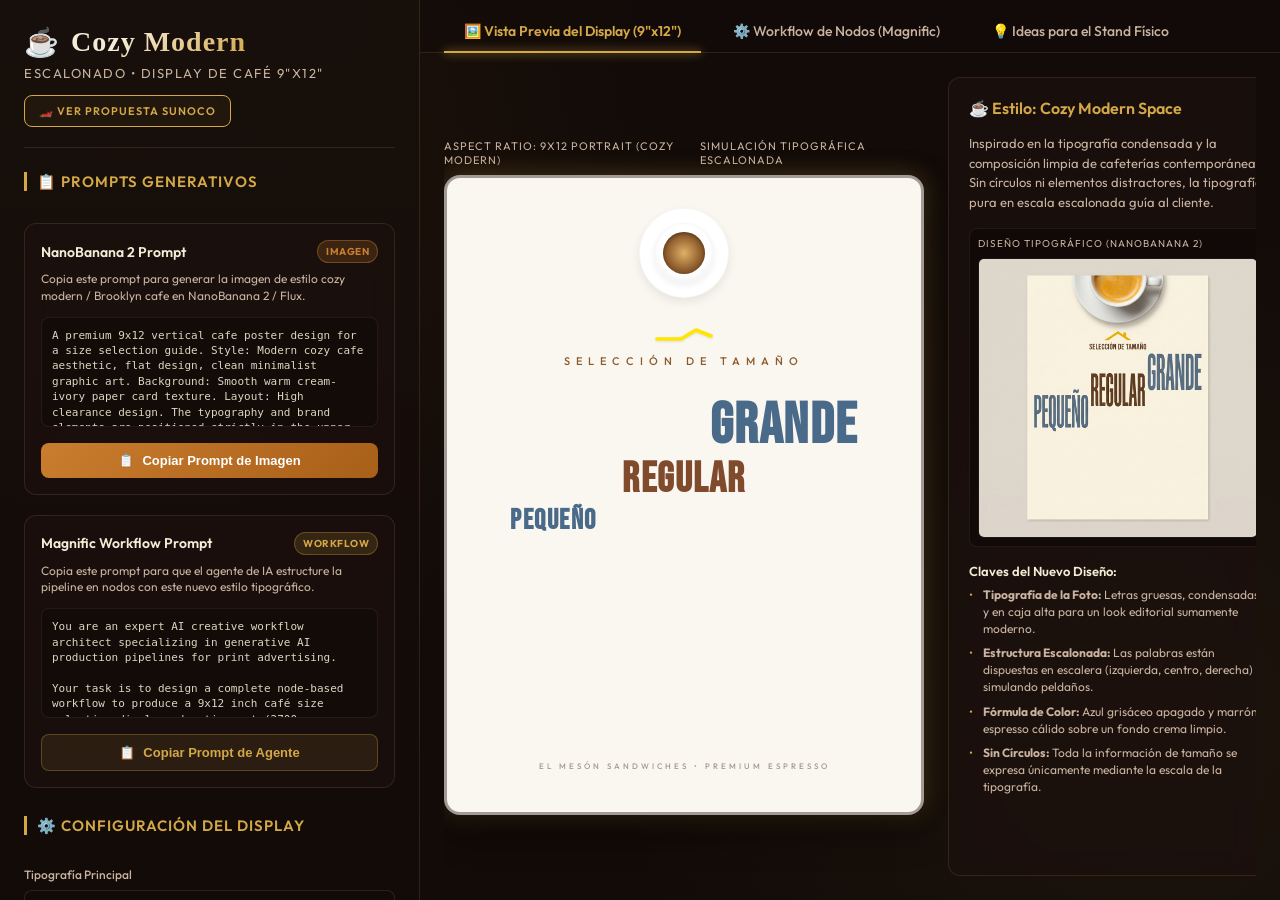
<file: coffee_selector_app/index.html>
<!DOCTYPE html>
<html lang="es">
<head>
    <meta charset="UTF-8">
    <meta name="viewport" content="width=device-width, initial-scale=1.0">
    <title>Espresso Type - Cozy Modern Size Selector & Workflow Dashboard</title>
    <meta name="description" content="Dashboard interactivo para diseñar el display de selección de tamaños de café (Concepto Cozy Modern - Sin Círculos y Escalonado) y generar el workflow para el Agente de Magnific AI.">
    
    <!-- Google Fonts -->
    <link rel="preconnect" href="https://fonts.googleapis.com">
    <link rel="preconnect" href="https://fonts.gstatic.com" crossorigin>
    <link href="https://fonts.googleapis.com/css2?family=Anton&family=Bebas+Neue&family=Inter:wght@300;400;500;600;700&family=Outfit:wght@300;400;500;700&display=swap" rel="stylesheet">
    
    <!-- CSS link -->
    <link rel="stylesheet" href="styles.css">
</head>
<body>
    <div class="app-container">
        <!-- Sidebar: Control Panel & Prompts -->
        <aside class="sidebar">
            <header class="brand-header">
                <div class="logo">
                    <span class="logo-icon">☕</span>
                    <h1>Cozy Modern</h1>
                </div>
                <p class="subtitle" style="margin-bottom: 14px;">Escalonado • Display de Café 9"x12"</p>
                <a href="../index.html" class="btn btn-secondary" style="text-decoration: none; border-color: var(--gold); color: var(--gold); background: rgba(212, 168, 71, 0.05); font-size: 11px; padding: 8px 14px; letter-spacing: 1px; display: inline-flex; width: auto; font-weight: 600;">
                    🏎️ VER PROPUESTA SUNOCO
                </a>
            </header>

            <!-- Prompts Section -->
            <section class="prompt-box-section">
                <div class="section-title">
                    <h2>📋 Prompts Generativos</h2>
                </div>

                <!-- Prompt 1: NanoBanana 2 -->
                <div class="prompt-card">
                    <div class="prompt-card-header">
                        <h3>NanoBanana 2 Prompt</h3>
                        <span class="badge badge-image">Imagen</span>
                    </div>
                    <p class="prompt-desc">Copia este prompt para generar la imagen de estilo cozy modern / Brooklyn cafe en NanoBanana 2 / Flux.</p>
                    <div class="textarea-wrapper">
                        <textarea id="nanobanana-prompt" readonly>A premium 9x12 vertical cafe poster design for a size selection guide. Style: Modern cozy cafe aesthetic, flat design, clean minimalist graphic art. Background: Smooth warm cream-ivory paper card texture. Layout: High clearance design. The typography and brand elements are positioned strictly in the upper 55% of the vertical canvas. The bottom 45% of the poster is kept completely empty as clean warm cream negative space, ensuring that physical coffee cups placed on the base of the L-stand do not cover the text. Typography: Bold, chunky, ultra-condensed uppercase sans-serif font (Bebas Neue style). The sizes 'GRANDE', 'REGULAR', and 'PEQUEÑO' are stacked vertically. They are arranged in a staggered, staircase-like stepped alignment: 'GRANDE' is at the top (right-aligned, largest scale), 'REGULAR' is in the middle (center-aligned, medium scale), and 'PEQUEÑO' is at the bottom (left-aligned, smallest scale), forming an ascending staircase alignment from left to right matching the height progression of physical cups. Color Palette: Muted slate blue for 'PEQUEÑO' and 'GRANDE', and a warm espresso dark brown for 'REGULAR'. At the top center, the minimalist yellow logo icon of a stylized roof profile is cleanly printed. Below the logo, the subtitle 'SELECCIÓN DE TAMAÑO' is printed in a small, widely spaced clean sans-serif font. At the bottom, tiny, clean secondary text reads 'El Mesón Sandwiches • Premium Espresso'. Overall: Clean, editorial, trendy graphic design poster, high contrast, perfect alignment, no cups, no circles, no photoreal liquid swirls.</textarea>
                    </div>
                    <button class="btn btn-primary btn-copy" onclick="copyText('nanobanana-prompt', this)" id="btn-copy-nano">
                        <span class="btn-icon">📋</span> Copiar Prompt de Imagen
                    </button>
                </div>

                <!-- Prompt 2: Magnific AI Agent Workflow -->
                <div class="prompt-card">
                    <div class="prompt-card-header">
                        <h3>Magnific Workflow Prompt</h3>
                        <span class="badge badge-workflow">Workflow</span>
                    </div>
                    <p class="prompt-desc">Copia este prompt para que el agente de IA estructure la pipeline en nodos con este nuevo estilo tipográfico.</p>
                    <div class="textarea-wrapper">
                        <textarea id="agent-prompt" readonly>You are an expert AI creative workflow architect specializing in generative AI production pipelines for print advertising.

Your task is to design a complete node-based workflow to produce a 9x12 inch café size selection display advertisement (2700px x 3600px) at 300 DPI print quality based on a cozy modern typography layout designed for high clearance.

The final design features a warm cream paper card background. To prevent physical cups on the stand from obscuring the text, all typography must sit in the upper 55% of the poster, leaving the bottom 45% as empty cream negative space. At the top center is a bright yellow logo icon (stylized roof outline), with the clean subtitle 'SELECCIÓN DE TAMAÑO' directly below. Below that, the size names 'GRANDE' (top, right-aligned, muted slate blue, largest scale), 'REGULAR' (middle, center-aligned, espresso brown, medium scale), and 'PEQUEÑO' (bottom, left-aligned, muted slate blue, smallest scale) are stacked vertically in a bold, condensed uppercase sans-serif font (Bebas Neue style), creating a staggered staircase layout rising from left to right. A tiny footnote at the bottom reads 'El Mesón Sandwiches • Premium Espresso'. No cups, no circles.

Please output:
1. A detailed Node Graph description showing:
   - Numbered Nodes (1-15)
   - Connection arrows (→) and Parallel tracks (||)
   - Dependency structures
2. For each node, detail:
   - Tool used (NanoBanana 2, Flux, Magnific Pro, Photoshop/Illustrator, Topaz, or equivalent)
   - Inputs and Outputs
   - Precise settings (prompts, aspect ratios, scale factors, denoisers, blend modes, font parameters)
3. A 60-minute step-by-step production sequence that a creative operator can follow to build the poster.

The node categories MUST include:
- [INPUT NODES] (Specs, Palette, Typography Assets, Brand Yellow Vector, Reference Layout Image)
- [GENERATION NODES] (Smooth cream paper texture generator, ultra-high resolution letter texturing overlay)
- [COMPOSITING, STAGGERING & COLORING] (Vector layout placement, staircase alignment coordinates, blue/brown color mapping, bottom footer placement with high vertical clearance offset)
- [REFINEMENT & UPSCALING] (Topaz/Magnific upscaler to 300 DPI for clean vector-like crisp edges)
- [COLOR GRADING & PRINT EXPORT] (grading LUT, CMYK conversion, TIFF/PNG export)</textarea>
                    </div>
                    <button class="btn btn-secondary btn-copy" onclick="copyText('agent-prompt', this)" id="btn-copy-agent">
                        <span class="btn-icon">📋</span> Copiar Prompt de Agente
                    </button>
                </div>
            </section>

            <!-- Interactive Settings -->
            <section class="controls-section">
                <div class="section-title">
                    <h2>⚙️ Configuración del Display</h2>
                </div>

                <!-- Font Select -->
                <div class="control-group">
                    <label for="font-family-select">Tipografía Principal</label>
                    <select id="font-family-select" class="form-control" onchange="updatePoster()">
                        <option value="'Bebas Neue', sans-serif">Bebas Neue (Condensado Bold)</option>
                        <option value="'Anton', sans-serif">Anton (Ultra Heavy)</option>
                        <option value="'Inter', sans-serif">Inter (Moderno Minimalista)</option>
                    </select>
                </div>

                <!-- Horizontal sizes scales -->
                <div class="control-group">
                    <label for="scale-pequeno">Escala PEQUEÑO (<span id="val-pequeno">1.40</span>x)</label>
                    <input type="range" id="scale-pequeno" min="1.0" max="2.0" step="0.05" value="1.4" oninput="updatePoster()">
                </div>

                <div class="control-group">
                    <label for="scale-regular">Escala REGULAR (<span id="val-regular">2.10</span>x)</label>
                    <input type="range" id="scale-regular" min="1.8" max="2.8" step="0.05" value="2.1" oninput="updatePoster()">
                </div>

                <div class="control-group">
                    <label for="scale-grande">Escala GRANDE (<span id="val-grande">2.90</span>x)</label>
                    <input type="range" id="scale-grande" min="2.5" max="3.8" step="0.05" value="2.9" oninput="updatePoster()">
                </div>

                <!-- Alignment select -->
                <div class="control-group">
                    <label for="align-style">Alineación del Texto</label>
                    <select id="align-style" class="form-control" onchange="updatePoster()">
                        <option value="staggered">Escalonado (Staircase)</option>
                        <option value="center">Centrado Estricto</option>
                        <option value="left">Alineado a la Izquierda</option>
                    </select>
                </div>

                <!-- Color Palette -->
                <div class="control-group">
                    <label for="color-palette">Paleta de Colores</label>
                    <select id="color-palette" class="form-control" onchange="updatePoster()">
                        <option value="classic">Muted Blue & Espresso (Foto)</option>
                        <option value="terracotta">Terracota & Pizarra</option>
                        <option value="emerald">Verde Esmeralda & Carbón</option>
                        <option value="monochrome">Espresso Monocromo</option>
                    </select>
                </div>

                <!-- Background Color Selector -->
                <div class="control-group">
                    <label for="bg-color">Color de Fondo</label>
                    <select id="bg-color" class="form-control" onchange="updatePoster()">
                        <option value="cozy-cream" selected>Crema Cálido</option>
                        <option value="espresso-brown">Marrón Espresso (Oscuro)</option>
                        <option value="muted-blue">Azul Grisáceo (Apagado)</option>
                        <option value="sand-tan">Arena Arena</option>
                    </select>
                </div>
            </section>
        </aside>

        <!-- Main Display Content -->
        <main class="main-content">
            <!-- Tabs Navigation -->
            <nav class="tabs-nav">
                <button class="tab-btn active" onclick="switchTab('poster-tab', this)" id="tab-btn-poster">
                    🖼️ Vista Previa del Display (9"x12")
                </button>
                <button class="tab-btn" onclick="switchTab('workflow-tab', this)" id="tab-btn-workflow">
                    ⚙️ Workflow de Nodos (Magnific)
                </button>
                <button class="tab-btn" onclick="switchTab('ideas-tab', this)" id="tab-btn-ideas">
                    💡 Ideas para el Stand Físico
                </button>
            </nav>

            <!-- Tab 1: Poster Preview Panel -->
            <div id="poster-tab" class="tab-panel active">
                <div class="panel-layout">
                    <!-- Left: Interactive Canvas -->
                    <div class="canvas-container-wrapper">
                        <div class="canvas-header">
                            <span class="ratio-label">Aspect Ratio: 9x12 Portrait (Cozy Modern)</span>
                            <span class="print-label">Simulación Tipográfica Escalonada</span>
                        </div>
                        <div class="poster-canvas theme-cozy-cream" id="poster-canvas">
                            
                            <!-- Content Structure -->
                            <div class="poster-inner cozy-modern-layout">
                                <div class="coffee-cup-topview">
                                    <div class="saucer">
                                        <div class="cup">
                                            <div class="crema"></div>
                                        </div>
                                    </div>
                                </div>
                                <div class="title-section-cozy">
                                    <!-- Embedded brand yellow logo icon SVG -->
                                    <div class="brand-logo-container-cozy">
                                        <svg viewBox="0 0 100 30" class="brand-logo-svg">
                                            <path d="M 5,20 L 45,20 L 70,5 L 95,15" fill="none" stroke="#FFE600" stroke-width="6" stroke-linecap="round" stroke-linejoin="round" />
                                        </svg>
                                    </div>
                                    <h4 class="poster-title-spaced">SELECCIÓN DE TAMAÑO</h4>
                                </div>
                                
                                <div class="sizes-vertical-staggered" id="sizes-staggered-container">
                                    <!-- PEQUEÑO -->
                                    <div class="size-row-item text-blue" id="item-pequeno">
                                        <span class="size-text-bold">PEQUEÑO</span>
                                    </div>
                                    
                                    <!-- REGULAR -->
                                    <div class="size-row-item text-brown" id="item-regular">
                                        <span class="size-text-bold">REGULAR</span>
                                    </div>
                                    
                                    <!-- GRANDE -->
                                    <div class="size-row-item text-blue" id="item-grande">
                                        <span class="size-text-bold">GRANDE</span>
                                    </div>
                                </div>

                                <div class="footer-cozy">
                                    <p>EL MESÓN SANDWICHES • PREMIUM ESPRESSO</p>
                                </div>
                            </div>
                        </div>
                    </div>

                    <!-- Right: Reference & Concept Details -->
                    <div class="details-panel">
                        <div class="details-card">
                            <h3>☕ Estilo: Cozy Modern Space</h3>
                            <p>Inspirado en la tipografía condensada y la composición limpia de cafeterías contemporáneas. Sin círculos ni elementos distractores, la tipografía pura en escala escalonada guía al cliente.</p>
                            
                            <div class="image-preview-box">
                                <span class="img-label">Diseño Tipográfico (NanoBanana 2)</span>
                                <img src="assets/cozy_staircase_high.png" alt="Cozy modern poster preview" class="ref-img">
                            </div>

                            <div class="concept-breakdown">
                                <h4>Claves del Nuevo Diseño:</h4>
                                <ul>
                                    <li><strong>Tipografía de la Foto:</strong> Letras gruesas, condensadas y en caja alta para un look editorial sumamente moderno.</li>
                                    <li><strong>Estructura Escalonada:</strong> Las palabras están dispuestas en escalera (izquierda, centro, derecha) simulando peldaños.</li>
                                    <li><strong>Fórmula de Color:</strong> Azul grisáceo apagado y marrón espresso cálido sobre un fondo crema limpio.</li>
                                    <li><strong>Sin Círculos:</strong> Toda la información de tamaño se expresa únicamente mediante la escala de la tipografía.</li>
                                </ul>
                            </div>
                        </div>
                    </div>
                </div>
            </div>

            <!-- Tab 2: Workflow Node Graph Panel -->
            <div id="workflow-tab" class="tab-panel">
                <div class="panel-layout">
                    <!-- Left: Interactive SVG/HTML Node Graph -->
                    <div class="node-graph-wrapper">
                        <div class="canvas-header">
                            <span class="ratio-label">Arquitectura del Workflow en Nodos (Cozy Modern)</span>
                            <span class="print-label">Click en los nodos para ver detalles</span>
                        </div>
                        <div class="graph-container">
                            <div class="graph-scroll-area" id="graph-scroll-area">
                                <svg class="svg-connections" id="svg-connections"></svg>
                                
                                <!-- Columns of nodes representing stages -->
                                <div class="graph-columns">
                                    <!-- Col 1: Inputs -->
                                    <div class="graph-col">
                                        <div class="col-header">Inputs</div>
                                        
                                        <div class="node-item" id="node-1" onclick="showNodeDetails(1)">
                                            <div class="node-badge node-input-badge">Input 1</div>
                                            <h4>Especificación Canvas</h4>
                                            <p>2700x3600px (9x12" 300 DPI)</p>
                                        </div>

                                        <div class="node-item" id="node-2" onclick="showNodeDetails(2)">
                                            <div class="node-badge node-input-badge">Input 2</div>
                                            <h4>Logotipo y Tipografía</h4>
                                            <p>Logo Amarillo y Tipografías Condensadas</p>
                                        </div>

                                        <div class="node-item" id="node-3" onclick="showNodeDetails(3)">
                                            <div class="node-badge node-input-badge">Input 3</div>
                                            <h4>Muestras de Color</h4>
                                            <p>Azul Grisáceo y Espresso Tinto</p>
                                        </div>
                                    </div>

                                    <!-- Col 2: Generation -->
                                    <div class="graph-col">
                                        <div class="col-header">Generación Base</div>
                                        
                                        <div class="node-item" id="node-4" onclick="showNodeDetails(4)">
                                            <div class="node-badge node-gen-badge">Gen 4</div>
                                            <h4>Fondo Papel Crema</h4>
                                            <p>Flux / NanoBanana 2</p>
                                        </div>

                                        <div class="node-item" id="node-5" onclick="showNodeDetails(5)">
                                            <div class="node-badge node-gen-badge">Gen 5</div>
                                            <h4>Capa de Ruido Orgánico</h4>
                                            <p>Textura Fibra de Papel</p>
                                        </div>
                                    </div>

                                    <!-- Col 3: Compositing & Masks -->
                                    <div class="graph-col">
                                        <div class="col-header">Composición</div>
                                        
                                        <div class="node-item" id="node-6" onclick="showNodeDetails(6)">
                                            <div class="node-badge node-comp-badge">Comp 6</div>
                                            <h4>Maquetación Tipográfica</h4>
                                            <p>Alineación Escalonada (Izquierda/Centro/Derecha)</p>
                                        </div>

                                        <div class="node-item" id="node-7" onclick="showNodeDetails(7)">
                                            <div class="node-badge node-comp-badge">Comp 7</div>
                                            <h4>Escalado Progresivo</h4>
                                            <p>Crecimiento en Altura de las Palabras</p>
                                        </div>

                                        <div class="node-item" id="node-8" onclick="showNodeDetails(8)">
                                            <div class="node-badge node-comp-badge">Comp 8</div>
                                            <h4>Integración de Capas</h4>
                                            <p>Máscara de Opacidad de Logotipo</p>
                                        </div>
                                    </div>

                                    <!-- Col 4: Upscaling & Grading -->
                                    <div class="graph-col">
                                        <div class="col-header">Refinamiento</div>
                                        
                                        <div class="node-item" id="node-9" onclick="showNodeDetails(9)">
                                            <div class="node-badge node-refine-badge">Refine 9</div>
                                            <h4>Reescalado Magnific Pro</h4>
                                            <p>Crispación de Bordes Vectoriales</p>
                                        </div>

                                        <div class="node-item" id="node-10" onclick="showNodeDetails(10)">
                                            <div class="node-badge node-refine-badge">Refine 10</div>
                                            <h4>Equilibrio de Color LUT</h4>
                                            <p>Portra 160 / Cozy Tones</p>
                                        </div>

                                        <div class="node-item" id="node-11" onclick="showNodeDetails(11)">
                                            <div class="node-badge node-refine-badge">Refine 11</div>
                                            <h4>Simulación de Imprenta</h4>
                                            <p>Filtro Orgánico Mate</p>
                                        </div>
                                    </div>

                                    <!-- Col 5: Output -->
                                    <div class="graph-col">
                                        <div class="col-header">Salida</div>
                                        
                                        <div class="node-item" id="node-12" onclick="showNodeDetails(12)">
                                            <div class="node-badge node-out-badge">Output 12</div>
                                            <h4>Conversión a CMYK</h4>
                                            <p>Calibrado Perfil FOGRA39 Imprenta</p>
                                        </div>

                                        <div class="node-item" id="node-13" onclick="showNodeDetails(13)">
                                            <div class="node-badge node-out-badge">Output 13</div>
                                            <h4>TIFF 300 DPI Plano</h4>
                                            <p>Archivo Imprenta Final de Alta Calidad</p>
                                        </div>
                                    </div>
                                </div>
                            </div>
                        </div>
                    </div>

                    <!-- Right: Node Settings Panel -->
                    <div class="details-panel">
                        <div class="details-card node-details-card" id="node-details-card">
                            <div class="node-details-header">
                                <span class="node-details-id" id="node-detail-id">NODO 1</span>
                                <h3 id="node-detail-name">Selecciona un Nodo</h3>
                            </div>
                            <div class="node-details-body" id="node-detail-body">
                                <p class="placeholder-text">Haz click en cualquiera de los nodos en la gráfica para ver su configuración, entrada, salida, la herramienta sugerida y cómo conectarlo con el agente de Magnific AI.</p>
                            </div>
                        </div>
                    </div>
                </div>
            </div>

            <!-- Tab 3: Ideas Panel -->
            <div id="ideas-tab" class="tab-panel">
                <div class="panel-layout">
                    <!-- Left: Large Mockup View -->
                    <div class="canvas-container-wrapper">
                        <div class="canvas-header">
                            <span class="ratio-label">Visualización del Arte en tu Stand L-Stand</span>
                            <span class="print-label">Fotografía de Producto Simulada</span>
                        </div>
                        <div class="mockup-stand-container">
                            <img src="assets/stand_cozy_high_preview.png" alt="Mockup preview of display on counter" class="stand-mockup-img">
                        </div>
                    </div>

                    <!-- Right: Creative Concepts Grid -->
                    <div class="details-panel text-panel-scroller">
                        <div class="details-card">
                            <h3>💡 5 Ideas de Diseño para el Stand Blanco</h3>
                            <p>El stand físico es una base en L acrílica blanca. Aquí tienes cómo transformarlo usando las últimas tendencias en visual merchandising:</p>

                            <div class="concept-card-item">
                                <h4 class="concept-card-title"><span class="number-circle">1</span> Minimalist Color Blocking</h4>
                                <p class="concept-card-desc">El póster utiliza tipografías audaces en azul grisáceo y espresso sobre fondo crema. La base del stand se cubre con un vinilo en tono crema idéntico.</p>
                                <span class="why-works"><strong>Por qué destaca:</strong> El stand se integra totalmente con el arte, haciendo desaparecer los bordes plásticos.</span>
                            </div>

                            <div class="concept-card-item">
                                <h4 class="concept-card-title"><span class="number-circle">2</span> Matte Acrylic Overlay</h4>
                                <p class="concept-card-desc">Sobre la placa vertical de acrílico blanco, montamos una placa de acrílico mate esmerilado translúcido con los textos impresos en serigrafía directa.</p>
                                <span class="why-works"><strong>Por qué destaca:</strong> Logra un acabado táctil premium de muy alta gama, eliminando reflejos de luz molestos.</span>
                            </div>

                            <div class="concept-card-item">
                                <h4 class="concept-card-title"><span class="number-circle">3</span> Staggered Guides</h4>
                                <p class="concept-card-desc">Alineación en escalera que guía el ojo desde la izquierda (Pequeño) hasta la derecha (Grande). Encaja de forma limpia con los vasos puestos enfrente.</p>
                                <span class="why-works"><strong>Por qué destaca:</strong> Aspecto de galería de diseño contemporáneo. Muy limpio y ordenado.</span>
                            </div>

                            <div class="concept-card-item">
                                <h4 class="concept-card-title"><span class="number-circle">4</span> Brass Standoff Accents</h4>
                                <p class="concept-card-desc">Si utilizas un póster impreso rígido, móntalo sobre el stand blanco usando tornillos pasadores en latón dorado en las cuatro esquinas.</p>
                                <span class="why-works"><strong>Por qué destaca:</strong> El metal dorado contrasta de manera espectacular con los vasos y la tipografía.</span>
                            </div>

                            <div class="concept-card-item">
                                <h4 class="concept-card-title"><span class="number-circle">5</span> Wood Clad Wrap</h4>
                                <p class="concept-card-desc">Forrar el L-stand blanco con una textura de madera de abedul o pino claro (matching con la madera de la foto de referencia).</p>
                                <span class="why-works"><strong>Por qué destaca:</strong> Aporta calidez orgánica nórdica y complementa la paleta azul y marrón de la tipografía.</span>
                            </div>
                        </div>
                    </div>
                </div>
            </div>
        </main>
    </div>

    <!-- Script link -->
    <script src="app.js"></script>
</body>
</html>
</file>
<file: coffee_selector_app/styles.css>
/* CSS Design System for Espresso Type Dashboard - Cozy Modern Edition */

:root {
    /* Colors */
    --color-bg-base: #120b08;
    --color-bg-card: rgba(28, 17, 13, 0.7);
    --color-border: rgba(212, 163, 115, 0.15);
    --color-text-primary: #f5ecd7;
    --color-text-secondary: #c9b3a0;
    
    /* Colors for Cozy Modern poster */
    --cozy-cream: #faf6f0;
    --cozy-blue: #4a6a8a;
    --cozy-brown: #804a2d;
    
    /* Branding Palette */
    --espresso: #1f100a;
    --amber: #c97d2e;
    --cream: #f5ecd7;
    --gold: #d4a847;
    --gold-glow: rgba(212, 168, 71, 0.3);
    
    /* Font Families */
    --font-primary: 'Outfit', sans-serif;
    --font-serif: 'Instrument Serif', serif;
    --font-display: 'Playfair Display', serif;
    
    /* Shadows & Effects */
    --glass-blur: blur(12px);
    --shadow-premium: 0 15px 35px rgba(0, 0, 0, 0.5);
    --shadow-glow: 0 0 25px var(--gold-glow);
    --transition-smooth: all 0.35s cubic-bezier(0.25, 0.8, 0.25, 1);
}

/* Base Styles */
* {
    box-sizing: border-box;
    margin: 0;
    padding: 0;
}

body {
    background-color: var(--color-bg-base);
    background-image: 
        radial-gradient(circle at 10% 20%, rgba(201, 125, 46, 0.08) 0%, transparent 40%),
        radial-gradient(circle at 90% 80%, rgba(212, 168, 71, 0.05) 0%, transparent 40%);
    color: var(--color-text-primary);
    font-family: var(--font-primary);
    min-height: 100vh;
    overflow-x: hidden;
}

/* Layout Container */
.app-container {
    display: grid;
    grid-template-columns: 420px 1fr;
    height: 100vh;
    width: 100vw;
    overflow: hidden;
}

/* Sidebar Styling */
.sidebar {
    background: linear-gradient(180deg, rgba(24, 15, 11, 0.95) 0%, rgba(18, 11, 8, 0.98) 100%);
    border-right: 1px solid var(--color-border);
    display: flex;
    flex-direction: column;
    height: 100%;
    overflow-y: auto;
    padding: 24px;
    z-index: 10;
}

.brand-header {
    border-bottom: 1px solid var(--color-border);
    margin-bottom: 24px;
    padding-bottom: 20px;
}

.logo {
    display: flex;
    align-items: center;
    gap: 12px;
    margin-bottom: 6px;
}

.logo-icon {
    font-size: 28px;
}

.logo h1 {
    font-family: var(--font-serif);
    font-size: 28px;
    font-weight: 700;
    letter-spacing: 1px;
    background: linear-gradient(135deg, var(--cream) 30%, var(--gold) 100%);
    -webkit-background-clip: text;
    -webkit-text-fill-color: transparent;
}

.brand-header .subtitle {
    color: var(--color-text-secondary);
    font-size: 13px;
    letter-spacing: 1.5px;
    text-transform: uppercase;
}

/* Sections inside Sidebar */
.prompt-box-section, .controls-section {
    display: flex;
    flex-direction: column;
    gap: 20px;
    margin-bottom: 28px;
}

.section-title h2 {
    font-size: 15px;
    font-weight: 600;
    letter-spacing: 1px;
    text-transform: uppercase;
    color: var(--gold);
    border-left: 3px solid var(--gold);
    padding-left: 10px;
    margin-bottom: 12px;
}

/* Prompt Cards */
.prompt-card {
    background: var(--color-bg-card);
    border: 1px solid var(--color-border);
    border-radius: 12px;
    padding: 16px;
    backdrop-filter: var(--glass-blur);
    transition: var(--transition-smooth);
}

.prompt-card:hover {
    border-color: rgba(212, 168, 71, 0.4);
    box-shadow: 0 8px 20px rgba(0, 0, 0, 0.3);
}

.prompt-card-header {
    display: flex;
    justify-content: space-between;
    align-items: center;
    margin-bottom: 8px;
}

.prompt-card-header h3 {
    font-size: 14px;
    font-weight: 600;
}

.badge {
    font-size: 10px;
    padding: 4px 8px;
    border-radius: 20px;
    font-weight: 700;
    text-transform: uppercase;
    letter-spacing: 0.5px;
}

.badge-image {
    background-color: rgba(201, 125, 46, 0.2);
    color: var(--amber);
    border: 1px solid rgba(201, 125, 46, 0.4);
}

.badge-workflow {
    background-color: rgba(212, 168, 71, 0.15);
    color: var(--gold);
    border: 1px solid rgba(212, 168, 71, 0.3);
}

.prompt-desc {
    color: var(--color-text-secondary);
    font-size: 12px;
    margin-bottom: 12px;
    line-height: 1.4;
}

.textarea-wrapper {
    position: relative;
    margin-bottom: 12px;
}

.textarea-wrapper textarea {
    width: 100%;
    height: 110px;
    background-color: rgba(18, 11, 8, 0.6);
    border: 1px solid rgba(212, 163, 115, 0.1);
    border-radius: 8px;
    color: #dfd5c2;
    font-family: monospace;
    font-size: 11px;
    line-height: 1.4;
    padding: 10px;
    resize: none;
}

.textarea-wrapper textarea:focus {
    outline: none;
    border-color: var(--gold);
}

/* Buttons */
.btn {
    width: 100%;
    padding: 10px 16px;
    border-radius: 8px;
    font-weight: 600;
    font-size: 13px;
    cursor: pointer;
    display: flex;
    align-items: center;
    justify-content: center;
    gap: 8px;
    transition: var(--transition-smooth);
    border: none;
}

.btn-primary {
    background: linear-gradient(135deg, var(--amber) 0%, #a85f18 100%);
    color: white;
}

.btn-primary:hover {
    background: linear-gradient(135deg, #df8c37 0%, var(--amber) 100%);
    box-shadow: 0 4px 12px rgba(201, 125, 46, 0.3);
}

.btn-secondary {
    background-color: rgba(212, 168, 71, 0.1);
    color: var(--gold);
    border: 1px solid rgba(212, 168, 71, 0.3);
}

.btn-secondary:hover {
    background-color: rgba(212, 168, 71, 0.2);
    border-color: var(--gold);
}

.btn-copy.copied {
    background: #1e3a20 !important;
    color: #63e2b7 !important;
    border-color: #2e7d32 !important;
}

/* Control Groups */
.control-group {
    display: flex;
    flex-direction: column;
    gap: 8px;
    margin-bottom: 8px;
}

.control-group label {
    font-size: 12px;
    font-weight: 500;
    color: var(--color-text-secondary);
    display: flex;
    justify-content: space-between;
}

.form-control {
    background-color: rgba(18, 11, 8, 0.8);
    border: 1px solid var(--color-border);
    border-radius: 8px;
    color: var(--color-text-primary);
    font-size: 13px;
    padding: 10px;
    width: 100%;
    outline: none;
}

.form-control:focus {
    border-color: var(--gold);
}

/* Custom Sliders */
input[type="range"] {
    -webkit-appearance: none;
    width: 100%;
    height: 6px;
    background: rgba(212, 163, 115, 0.15);
    border-radius: 3px;
    outline: none;
}

input[type="range"]::-webkit-slider-thumb {
    -webkit-appearance: none;
    appearance: none;
    width: 16px;
    height: 16px;
    border-radius: 50%;
    background: var(--gold);
    cursor: pointer;
    box-shadow: 0 0 10px rgba(212, 168, 71, 0.5);
    transition: var(--transition-smooth);
}

input[type="range"]::-webkit-slider-thumb:hover {
    transform: scale(1.2);
}

/* Main Content Styling */
.main-content {
    display: flex;
    flex-direction: column;
    height: 100%;
    overflow: hidden;
}

/* Navigation Tabs */
.tabs-nav {
    display: flex;
    background-color: rgba(18, 11, 8, 0.5);
    border-bottom: 1px solid var(--color-border);
    padding: 10px 24px 0;
    gap: 12px;
}

.tab-btn {
    background: none;
    border: none;
    color: var(--color-text-secondary);
    cursor: pointer;
    font-family: var(--font-primary);
    font-size: 14px;
    font-weight: 500;
    padding: 12px 20px;
    position: relative;
    transition: var(--transition-smooth);
}

.tab-btn:hover {
    color: var(--color-text-primary);
}

.tab-btn.active {
    color: var(--gold);
    font-weight: 600;
}

.tab-btn.active::after {
    content: '';
    position: absolute;
    bottom: -1px;
    left: 0;
    right: 0;
    height: 2px;
    background-color: var(--gold);
    box-shadow: 0 0 10px var(--gold);
}

/* Tab Panels */
.tab-panel {
    display: none;
    flex: 1;
    overflow: hidden;
    padding: 24px;
}

.tab-panel.active {
    display: block;
}

.panel-layout {
    display: grid;
    grid-template-columns: 1fr 340px;
    gap: 24px;
    height: 100%;
    overflow: hidden;
}

/* Canvas Preview Layout */
.canvas-container-wrapper {
    display: flex;
    flex-direction: column;
    height: 100%;
    justify-content: center;
    align-items: center;
}

.canvas-header {
    width: 100%;
    max-width: 480px;
    display: flex;
    justify-content: space-between;
    font-size: 11px;
    color: var(--color-text-secondary);
    margin-bottom: 8px;
    text-transform: uppercase;
    letter-spacing: 1px;
}

/* 9x12 Portrait Canvas (scaled for viewing) */
.poster-canvas {
    aspect-ratio: 9/12;
    border-radius: 16px;
    box-shadow: var(--shadow-premium), var(--shadow-glow);
    height: calc(100% - 40px);
    max-height: 640px;
    position: relative;
    overflow: hidden;
    transition: var(--transition-smooth);
    border: 3px solid rgba(31, 16, 10, 0.4);
    
    /* Cozy Cream Background Default */
    background: var(--cozy-cream); 
}

/* Theme Classes Cozy Modern */
.theme-cozy-cream {
    background-color: #faf6f0 !important;
}

.theme-muted-blue {
    background-color: #e3ebf0 !important;
}

.theme-espresso-brown {
    background-color: #3b2c25 !important;
}

.theme-sand-tan {
    background-color: #ebdcb9 !important;
}

.poster-inner.cozy-modern-layout {
    position: relative;
    display: flex;
    flex-direction: column;
    height: 100%;
    padding: 40px 30px;
    justify-content: space-between;
    z-index: 2;
}

/* Coffee Cup Topview Illustration */
.coffee-cup-topview {
    display: flex;
    justify-content: center;
    align-items: center;
    width: 100%;
    margin-top: -10px;
    margin-bottom: 10px;
}

.saucer {
    width: 90px;
    height: 90px;
    background-color: #ffffff;
    border-radius: 50%;
    display: flex;
    justify-content: center;
    align-items: center;
    box-shadow: 0 4px 10px rgba(0, 0, 0, 0.08), inset 0 2px 4px rgba(255, 255, 255, 0.9);
    border: 1px solid rgba(0, 0, 0, 0.03);
}

.cup {
    width: 60px;
    height: 60px;
    background-color: #ffffff;
    border-radius: 50%;
    display: flex;
    justify-content: center;
    align-items: center;
    box-shadow: 0 3px 6px rgba(0, 0, 0, 0.06), inset 0 -3px 6px rgba(0, 0, 0, 0.05);
    border: 1px solid rgba(0, 0, 0, 0.03);
}

.crema {
    width: 42px;
    height: 42px;
    background: radial-gradient(circle, #e0b067 0%, #8b5a2b 60%, #3e2717 100%);
    border-radius: 50%;
    box-shadow: inset 0 1.5px 3px rgba(0,0,0,0.25);
}

/* Title Area Cozy */
.title-section-cozy {
    text-align: center;
    width: 100%;
    display: flex;
    flex-direction: column;
    align-items: center;
    gap: 8px;
}

.brand-logo-container-cozy {
    width: 60px;
    height: 20px;
    display: flex;
    justify-content: center;
    align-items: center;
}

.brand-logo-svg {
    width: 100%;
    height: 100%;
    filter: drop-shadow(0px 1px 1px rgba(0, 0, 0, 0.1));
}

.poster-title-spaced {
    font-family: var(--font-primary);
    font-weight: 500;
    font-size: 11px;
    letter-spacing: 6px;
    color: #8b5a2b;
    text-transform: uppercase;
}

.theme-espresso-brown .poster-title-spaced {
    color: #dfbfa5;
}

/* Staggered Vertical Size List */
.sizes-vertical-staggered {
    display: flex;
    flex-direction: column-reverse; /* Stack elements: GRANDE top, REGULAR center, PEQUEÑO bottom */
    width: 100%;
    justify-content: flex-start;
    gap: 12px;
    margin-top: 15px;
    margin-bottom: 210px; /* High empty space at the bottom to clear physical cups */
}

.size-row-item {
    width: 100%;
    transition: var(--transition-smooth);
}

.size-text-bold {
    font-family: 'Bebas Neue', sans-serif;
    font-weight: 700;
    letter-spacing: 1.5px;
    line-height: 0.85;
    display: inline-block;
}

/* Color palettes mapping */
.text-blue .size-text-bold {
    color: var(--cozy-blue);
}

.text-brown .size-text-bold {
    color: var(--cozy-brown);
}

/* Theme overrides for dark espresso */
.theme-espresso-brown .text-blue .size-text-bold {
    color: #8da4b8;
}

.theme-espresso-brown .text-brown .size-text-bold {
    color: #e6b195;
}

/* Cozy Footnote */
.footer-cozy {
    text-align: center;
    font-size: 8px;
    letter-spacing: 3px;
    font-weight: 500;
    color: rgba(35, 17, 4, 0.4);
    text-transform: uppercase;
}

.theme-espresso-brown .footer-cozy {
    color: rgba(255, 255, 255, 0.4);
}

/* Details Panel (Right hand side) */
.details-panel {
    height: 100%;
    overflow-y: auto;
}

.details-card {
    background: var(--color-bg-card);
    border: 1px solid var(--color-border);
    border-radius: 12px;
    padding: 20px;
    backdrop-filter: var(--glass-blur);
    display: flex;
    flex-direction: column;
    gap: 16px;
    height: 100%;
}

.details-card h3 {
    font-size: 16px;
    font-weight: 600;
    color: var(--gold);
    display: flex;
    align-items: center;
    gap: 8px;
}

.details-card p {
    font-size: 13px;
    line-height: 1.5;
    color: var(--color-text-secondary);
}

.image-preview-box {
    border: 1px solid rgba(212, 163, 115, 0.1);
    background-color: rgba(0,0,0,0.3);
    border-radius: 8px;
    padding: 8px;
    display: flex;
    flex-direction: column;
    gap: 8px;
}

.img-label {
    font-size: 10px;
    text-transform: uppercase;
    letter-spacing: 1px;
    color: var(--color-text-secondary);
}

.ref-img {
    width: 100%;
    border-radius: 6px;
    aspect-ratio: 1;
    object-fit: cover;
    border: 1px solid rgba(255, 255, 255, 0.05);
}

.concept-breakdown h4 {
    font-size: 13px;
    font-weight: 600;
    margin-bottom: 8px;
    color: var(--cream);
}

.concept-breakdown ul {
    list-style-type: none;
    padding-left: 0;
    display: flex;
    flex-direction: column;
    gap: 8px;
}

.concept-breakdown li {
    font-size: 12px;
    line-height: 1.4;
    color: var(--color-text-secondary);
    position: relative;
    padding-left: 14px;
}

.concept-breakdown li::before {
    content: '•';
    color: var(--gold);
    position: absolute;
    left: 0;
}

/* Node Graph Dashboard Styles */
.node-graph-wrapper {
    display: flex;
    flex-direction: column;
    height: 100%;
}

.graph-container {
    flex: 1;
    background-color: rgba(18, 11, 8, 0.4);
    border: 1px solid var(--color-border);
    border-radius: 12px;
    overflow: hidden;
    position: relative;
}

.graph-scroll-area {
    width: 100%;
    height: 100%;
    overflow: auto;
    padding: 24px;
    position: relative;
}

.svg-connections {
    position: absolute;
    top: 0;
    left: 0;
    width: 100%;
    height: 100%;
    pointer-events: none;
    z-index: 1;
}

.graph-columns {
    display: flex;
    gap: 40px;
    position: relative;
    z-index: 2;
    height: 100%;
    min-width: 800px;
}

.graph-col {
    display: flex;
    flex-direction: column;
    gap: 16px;
    flex: 1;
    min-width: 160px;
}

.col-header {
    font-size: 11px;
    font-weight: 700;
    letter-spacing: 1px;
    text-transform: uppercase;
    color: var(--color-text-secondary);
    border-bottom: 1px solid rgba(212, 163, 115, 0.1);
    padding-bottom: 8px;
    text-align: center;
}

.node-item {
    background: linear-gradient(135deg, rgba(38, 24, 18, 0.8) 0%, rgba(28, 17, 13, 0.9) 100%);
    border: 1px solid rgba(212, 163, 115, 0.15);
    border-radius: 10px;
    padding: 12px;
    cursor: pointer;
    transition: var(--transition-smooth);
    position: relative;
}

.node-item:hover {
    border-color: var(--gold);
    box-shadow: 0 4px 15px rgba(212, 168, 71, 0.15);
    transform: translateY(-2px);
}

.node-item.selected {
    border-color: var(--gold);
    background: linear-gradient(135deg, rgba(58, 38, 30, 0.9) 0%, rgba(38, 24, 18, 0.95) 100%);
    box-shadow: 0 0 15px var(--gold-glow);
}

.node-item h4 {
    font-size: 12px;
    font-weight: 600;
    margin-bottom: 4px;
    color: var(--cream);
}

.node-item p {
    font-size: 10px;
    color: var(--color-text-secondary);
    line-height: 1.3;
}

.node-badge {
    position: absolute;
    top: -8px;
    right: 8px;
    font-size: 8px;
    padding: 2px 6px;
    border-radius: 10px;
    font-weight: 700;
    text-transform: uppercase;
}

.node-input-badge {
    background-color: #3b82f6;
    color: white;
}

.node-gen-badge {
    background-color: #10b981;
    color: white;
}

.node-comp-badge {
    background-color: #a855f7;
    color: white;
}

.node-refine-badge {
    background-color: #f59e0b;
    color: white;
}

.node-out-badge {
    background-color: #ef4444;
    color: white;
}

/* Node Details Right Panel */
.node-details-card {
    height: 100%;
}

.node-details-header {
    border-bottom: 1px solid var(--color-border);
    padding-bottom: 14px;
    margin-bottom: 14px;
}

.node-details-id {
    font-size: 10px;
    text-transform: uppercase;
    letter-spacing: 1px;
    color: var(--gold);
    font-weight: 700;
    display: inline-block;
    margin-bottom: 4px;
}

.node-details-card h3 {
    font-family: var(--font-primary);
    font-size: 18px;
    font-weight: 700;
    color: var(--cream);
}

.node-details-body {
    display: flex;
    flex-direction: column;
    gap: 16px;
    font-size: 12.5px;
    line-height: 1.5;
    color: var(--color-text-secondary);
}

.placeholder-text {
    color: var(--color-text-secondary);
    font-style: italic;
    opacity: 0.7;
    text-align: center;
    padding-top: 40px;
}

.node-info-block {
    display: flex;
    flex-direction: column;
    gap: 4px;
}

.node-info-label {
    font-size: 10px;
    text-transform: uppercase;
    font-weight: 700;
    letter-spacing: 0.5px;
    color: var(--gold);
}

.node-info-value {
    color: var(--cream);
    background-color: rgba(0,0,0,0.2);
    border-radius: 6px;
    padding: 8px;
    border: 1px solid rgba(255,255,255,0.03);
}

.node-info-value-code {
    font-family: monospace;
    font-size: 11px;
    white-space: pre-wrap;
    background-color: rgba(18, 11, 8, 0.8);
}

/* Stand Mockup & Concept Cards Styling */
.mockup-stand-container {
    width: 100%;
    max-height: 580px;
    display: flex;
    justify-content: center;
    align-items: center;
    background-color: rgba(0, 0, 0, 0.25);
    border-radius: 12px;
    padding: 16px;
    border: 1px solid var(--color-border);
}

.stand-mockup-img {
    width: 100%;
    max-width: 480px;
    height: auto;
    max-height: 520px;
    border-radius: 10px;
    box-shadow: var(--shadow-premium), 0 0 15px rgba(0,0,0,0.5);
    border: 1px solid rgba(255, 255, 255, 0.08);
    object-fit: contain;
}

.text-panel-scroller {
    max-height: 100%;
    overflow-y: auto;
}

.concept-card-item {
    background: rgba(18, 11, 8, 0.4);
    border: 1px solid rgba(212, 163, 115, 0.1);
    border-radius: 8px;
    padding: 14px;
    margin-bottom: 14px;
    transition: var(--transition-smooth);
}

.concept-card-item:hover {
    border-color: var(--gold);
    background: rgba(18, 11, 8, 0.7);
    transform: translateX(2px);
}

.concept-card-title {
    font-size: 13.5px;
    font-weight: 600;
    margin-bottom: 8px;
    color: var(--cream);
    display: flex;
    align-items: center;
    gap: 8px;
}

.number-circle {
    display: inline-flex;
    align-items: center;
    justify-content: center;
    width: 20px;
    height: 20px;
    border-radius: 50%;
    background-color: var(--gold);
    color: var(--espresso);
    font-size: 10px;
    font-weight: 700;
}

.concept-card-desc {
    font-size: 11.5px;
    line-height: 1.45;
    color: var(--color-text-secondary);
    margin-bottom: 8px;
}

.why-works {
    display: block;
    font-size: 11px;
    line-height: 1.4;
    color: var(--amber);
    background-color: rgba(201, 125, 46, 0.06);
    padding: 6px 10px;
    border-radius: 4px;
    border-left: 2px solid var(--amber);
}
</file>
